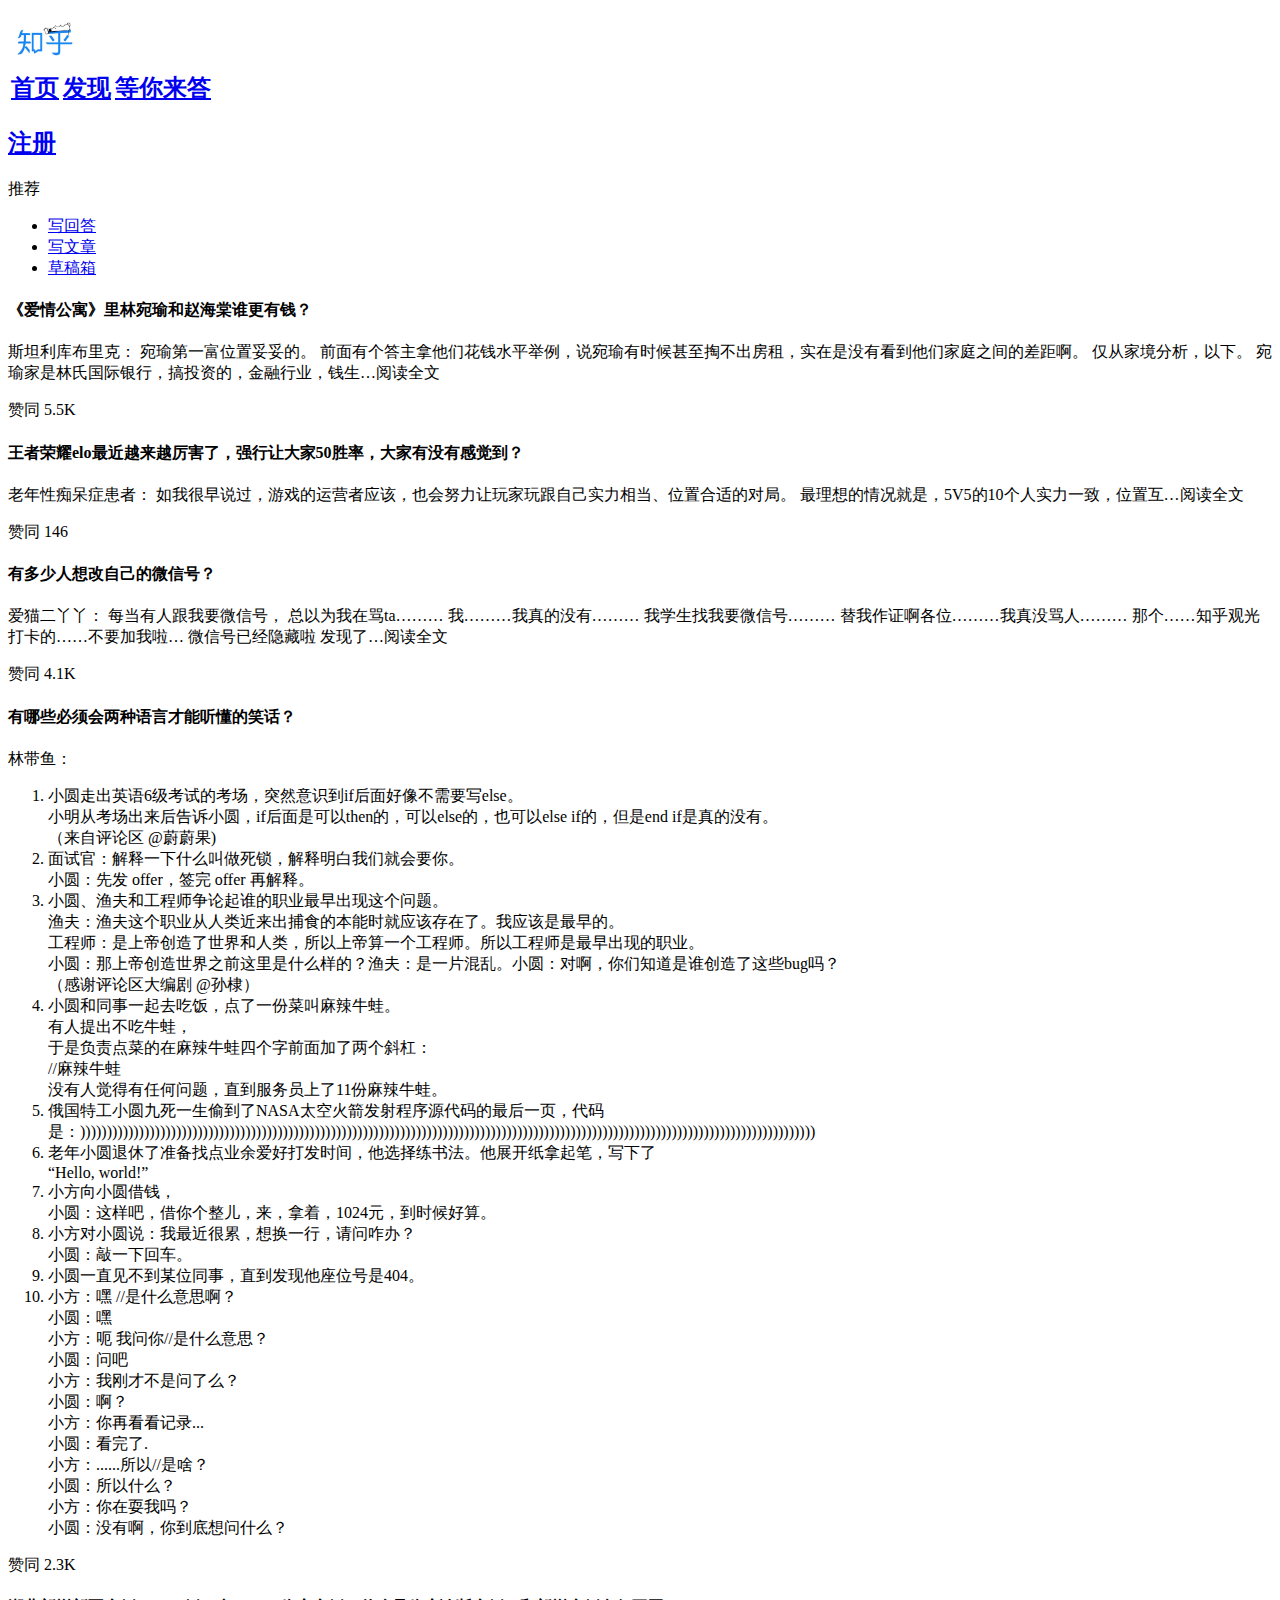
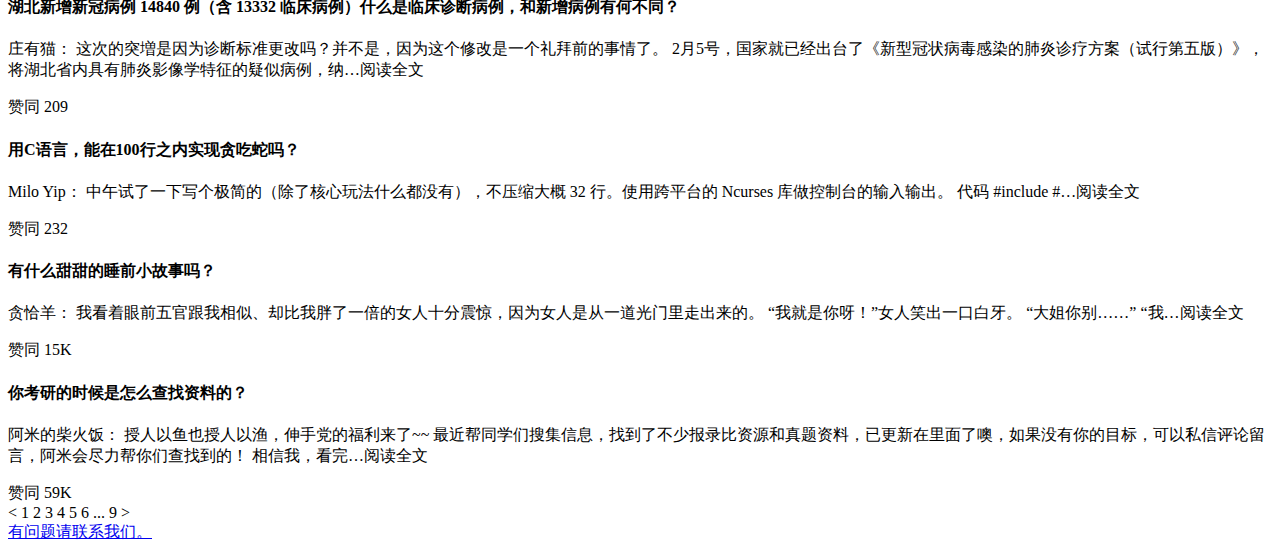
<file: lab2/index.html>
<!DOCTYPE html>
<html lang="zh">
<head>
    <meta charset="UTF-8">
    <meta name="viewport" content="width=device-width, initial-scale=1.0">
   <!--用户进行缩放 -->
    <title>知乎</title>

</head>



<body>
<header>
    <nav>
        <h2><a href="https://www.zhihu.com/">
            <img src="./images/zhihu_logo.jpeg" width="70" height="43">
        </a>
        <div id="nav1_1">
            <table>
                <tr>
                    <th> <a href="https://www.zhihu.com/">首页</a></th>
                    <th>    <a href="https://www.zhihu.com/">发现</a> </th>
                    <th> <a href="https://www.zhihu.com/">等你来答</a></th>
                </tr>
            </table>
            </div>
        </h2>

    <div id="nav1_2">
        <h2><a href="./register.html">注册</a></h2>
    </div>
    </nav>
</header>



<div>

    <div>推荐</div>

    <aside>
        <div>
            <ul>
                <li><a href="https://www.zhihu.com/creator/featured-question/knowledge-plan">写回答</a></li>
                <li><a href="https://zhuanlan.zhihu.com/write">写文章</a></li>
                <li><a href="https://www.zhihu.com/draft?type=answer">草稿箱</a></li>
        </div>
    </aside>

    <section>
        <article>


                <h4>《爱情公寓》里林宛瑜和赵海棠谁更有钱？</h4>
            <p>
            斯坦利库布里克： 宛瑜第一富位置妥妥的。 前面有个答主拿他们花钱水平举例，说宛瑜有时候甚至掏不出房租，实在是没有看到他们家庭之间的差距啊。 仅从家境分析，以下。 宛瑜家是林氏国际银行，搞投资的，金融行业，钱生…阅读全文​
            </p>

                <div>
                    赞同 5.5K​
                </div>


            </article>

        <article>
                <h4>王者荣耀elo最近越来越厉害了，强行让大家50胜率，大家有没有感觉到？</h4>
            <p>
                老年性痴呆症患者： 如我很早说过，游戏的运营者应该，也会努力让玩家玩跟自己实力相当、位置合适的对局。 最理想的情况就是，5V5的10个人实力一致，位置互…阅读全文​
                ​
            </p>

              <div>
                  赞同 146​
            </div>

        </article>

        <article>
            <h4>有多少人想改自己的微信号？</h4>
            <p>
                爱猫二丫丫： 每当有人跟我要微信号， 总以为我在骂ta……… 我………我真的没有……… 我学生找我要微信号……… 替我作证啊各位………我真没骂人……… 那个……知乎观光打卡的……不要加我啦… 微信号已经隐藏啦 发现了…阅读全文​
                ​
            </p>
            <div>
                赞同 4.1K​
            </div>

        </article>

        <article>
            <h4>有哪些必须会两种语言才能听懂的笑话？</h4>
            <p>
                林带鱼：
            <ol>
                <li>
                    小圆走出英语6级考试的考场，突然意识到if后面好像不需要写else。<br>
                小明从考场出来后告诉小圆，if后面是可以then的，可以else的，也可以else if的，但是end if是真的没有。<br>
                （来自评论区 @蔚蔚果)
                </li>
                <li>
                    面试官：解释一下什么叫做死锁，解释明白我们就会要你。<br>
                小圆：先发 offer，签完 offer 再解释。<br>
                </li>
                <li>小圆、渔夫和工程师争论起谁的职业最早出现这个问题。<br>
                渔夫：渔夫这个职业从人类近来出捕食的本能时就应该存在了。我应该是最早的。<br>
                工程师：是上帝创造了世界和人类，所以上帝算一个工程师。所以工程师是最早出现的职业。<br>
                小圆：那上帝创造世界之前这里是什么样的？渔夫：是一片混乱。小圆：对啊，你们知道是谁创造了这些bug吗？<br>
                （感谢评论区大编剧 @孙棣）<br>
                </li>
                <li>小圆和同事一起去吃饭，点了一份菜叫麻辣牛蛙。<br>
                有人提出不吃牛蛙，<br>
                于是负责点菜的在麻辣牛蛙四个字前面加了两个斜杠：<br>
                //麻辣牛蛙<br>
                没有人觉得有任何问题，直到服务员上了11份麻辣牛蛙。<br>
                </li>
                <li>
                    俄国特工小圆九死一生偷到了NASA太空火箭发射程序源代码的最后一页，代码是：))))))))))))))))))))))))))))))))))))))))))))))))))))))))))))))))))))))))))))))))))))))))))))))))))))))))))))))))))))))))))))))))))))))))))

                </li>
                <li>
                    老年小圆退休了准备找点业余爱好打发时间，他选择练书法。他展开纸拿起笔，写下了<br>
                “Hello, world!”
                </li>
                <li>小方向小圆借钱，<br>
                小圆：这样吧，借你个整儿，来，拿着，1024元，到时候好算。<br>
                <li>小方对小圆说：我最近很累，想换一行，请问咋办？<br>
                小圆：敲一下回车。
                </li>
                <li>小圆一直见不到某位同事，直到发现他座位号是404。<br>
                </li>
                <li>小方：嘿 //是什么意思啊？<br>
                小圆：嘿<br>
                小方：呃 我问你//是什么意思？<br>
                小圆：问吧<br>
                小方：我刚才不是问了么？<br>
                小圆：啊？<br>
                小方：你再看看记录...<br>
                小圆：看完了.<br>
                小方：......所以//是啥？<br>
                小圆：所以什么？<br>
                小方：你在耍我吗？<br>
                小圆：没有啊，你到底想问什么？<br>
                </li>
        </ol>
            </p>
            <div>
                ​赞同 2.3K​
            </div>

        </article>

        <article>
            <h4>湖北新增新冠病例 14840 例（含 13332 临床病例）什么是临床诊断病例，和新增病例有何不同？</h4>
            <p>
                庄有猫： 这次的突増是因为诊断标准更改吗？并不是，因为这个修改是一个礼拜前的事情了。 2月5号，国家就已经出台了《新型冠状病毒感染的肺炎诊疗方案（试行第五版）》，将湖北省内具有肺炎影像学特征的疑似病例，纳…阅读全文​

            </p>

            <div>​赞同 209​</div>
        </article>

        <article>
            <h4>用C语言，能在100行之内实现贪吃蛇吗？</h4>
            <p>
                Milo Yip： 中午试了一下写个极简的（除了核心玩法什么都没有），不压缩大概 32 行。使用跨平台的 Ncurses 库做控制台的输入输出。 代码 #include <curses.h> #…阅读全文​
                ​
            </p>
            <div>赞同 232 </div>
        </article>

        <article>
            <h4>有什么甜甜的睡前小故事吗？</h4>
            <p>
                贪恰羊： 我看着眼前五官跟我相似、却比我胖了一倍的女人十分震惊，因为女人是从一道光门里走出来的。 “我就是你呀！”女人笑出一口白牙。 “大姐你别……” “我…阅读全文​

            </p>
            <div>​赞同 15K</div>
        </article>

        <article>
            <h4>你考研的时候是怎么查找资料的？</h4>
            <p>
                阿米的柴火饭： 授人以鱼也授人以渔，伸手党的福利来了~~ 最近帮同学们搜集信息，找到了不少报录比资源和真题资料，已更新在里面了噢，如果没有你的目标，可以私信评论留言，阿米会尽力帮你们查找到的！ 相信我，看完…阅读全文​

            </p>
            <div>​赞同 59K</div>
        </article>







        < <span>1</span> 2 3 4 5 6 ... 9 >
    </section>

    <footer>
        <a href="https://www.zhihu.com/contact">有问题请联系我们。</a>
    </footer>


</div>
</body>
</html>
</file>
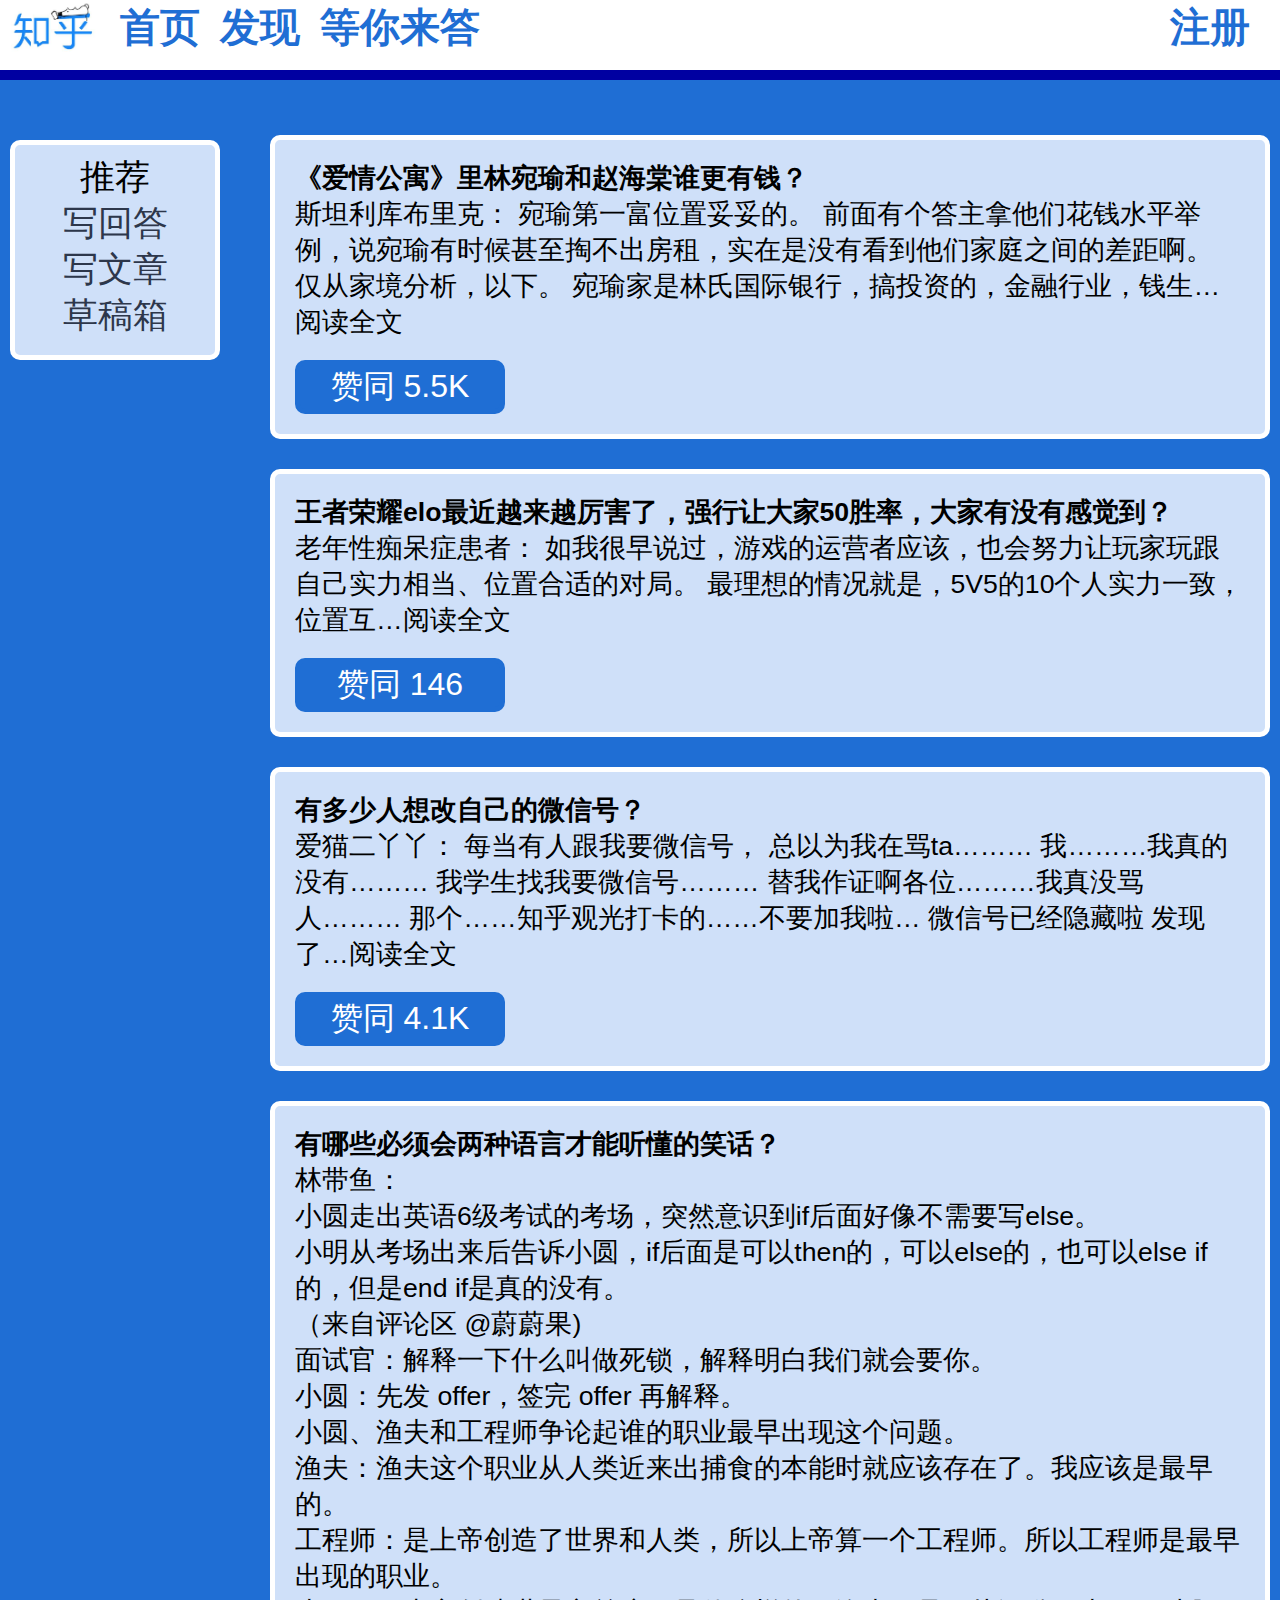
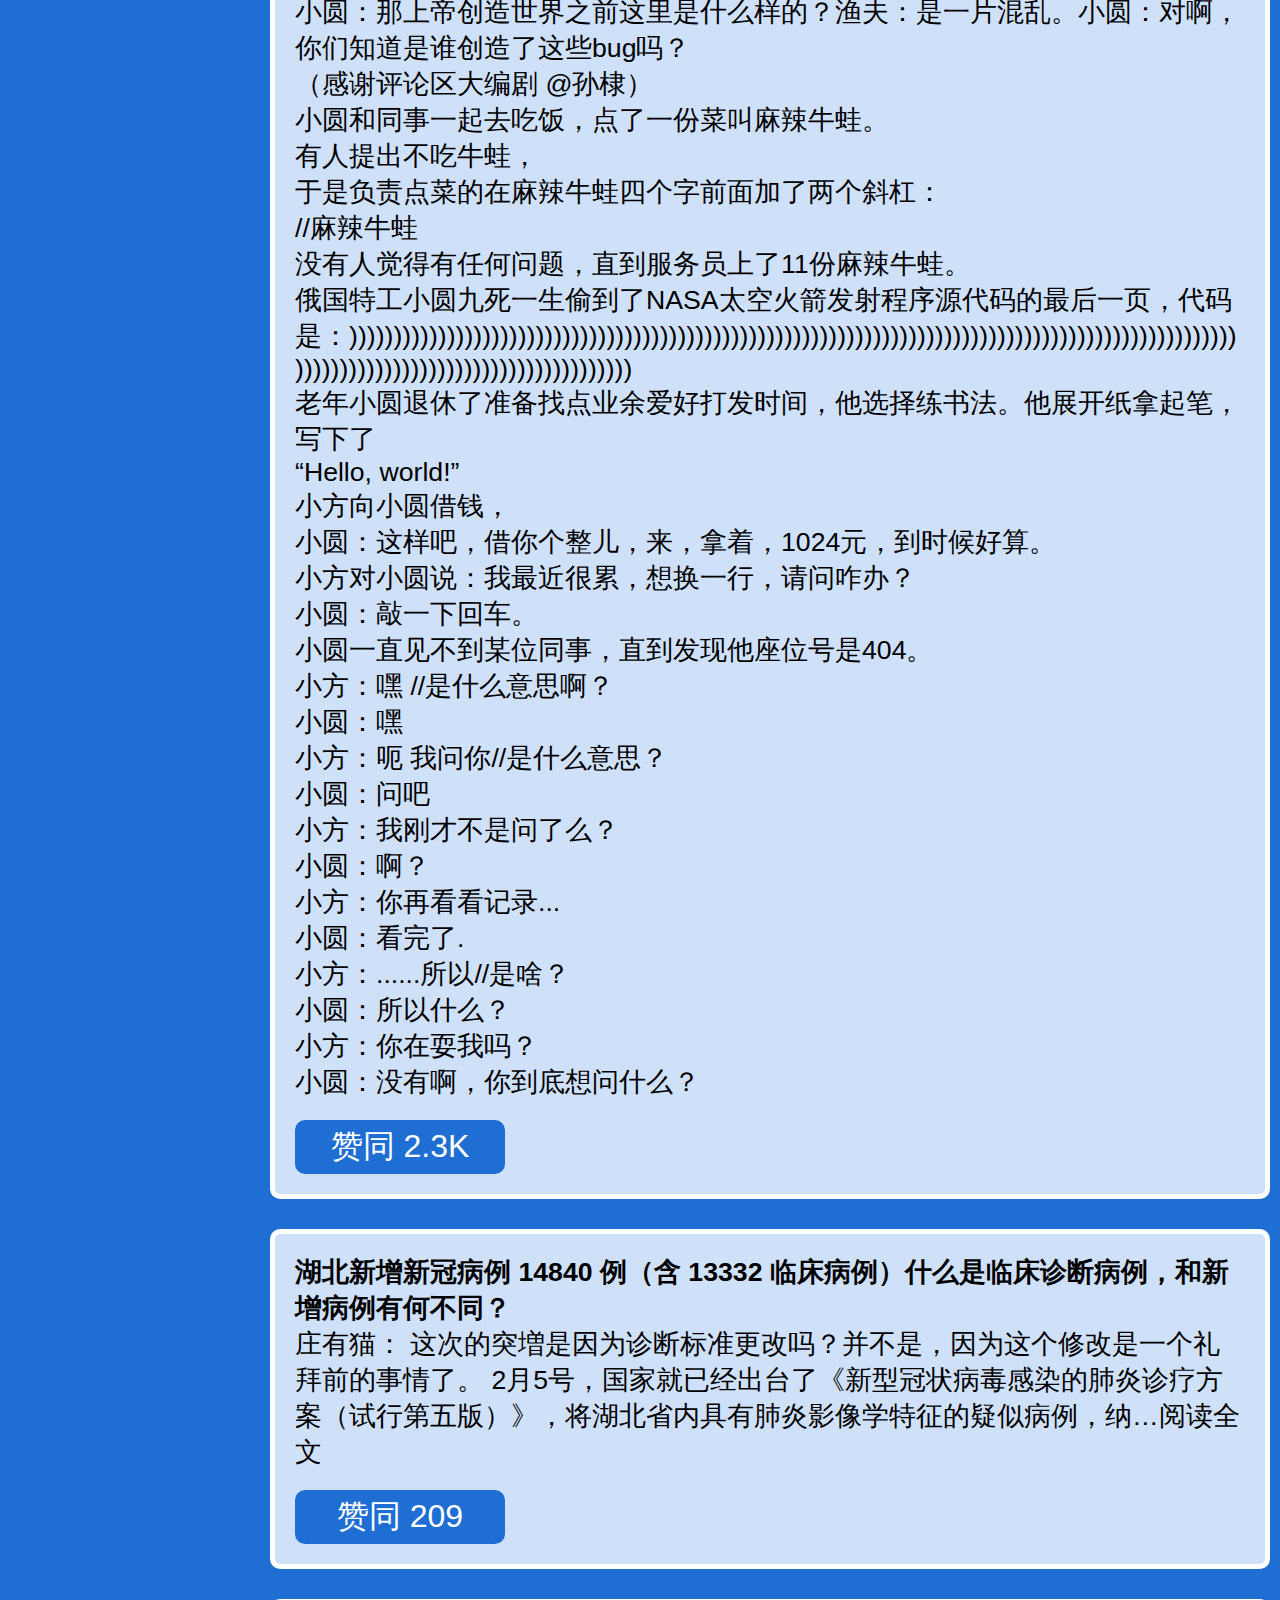
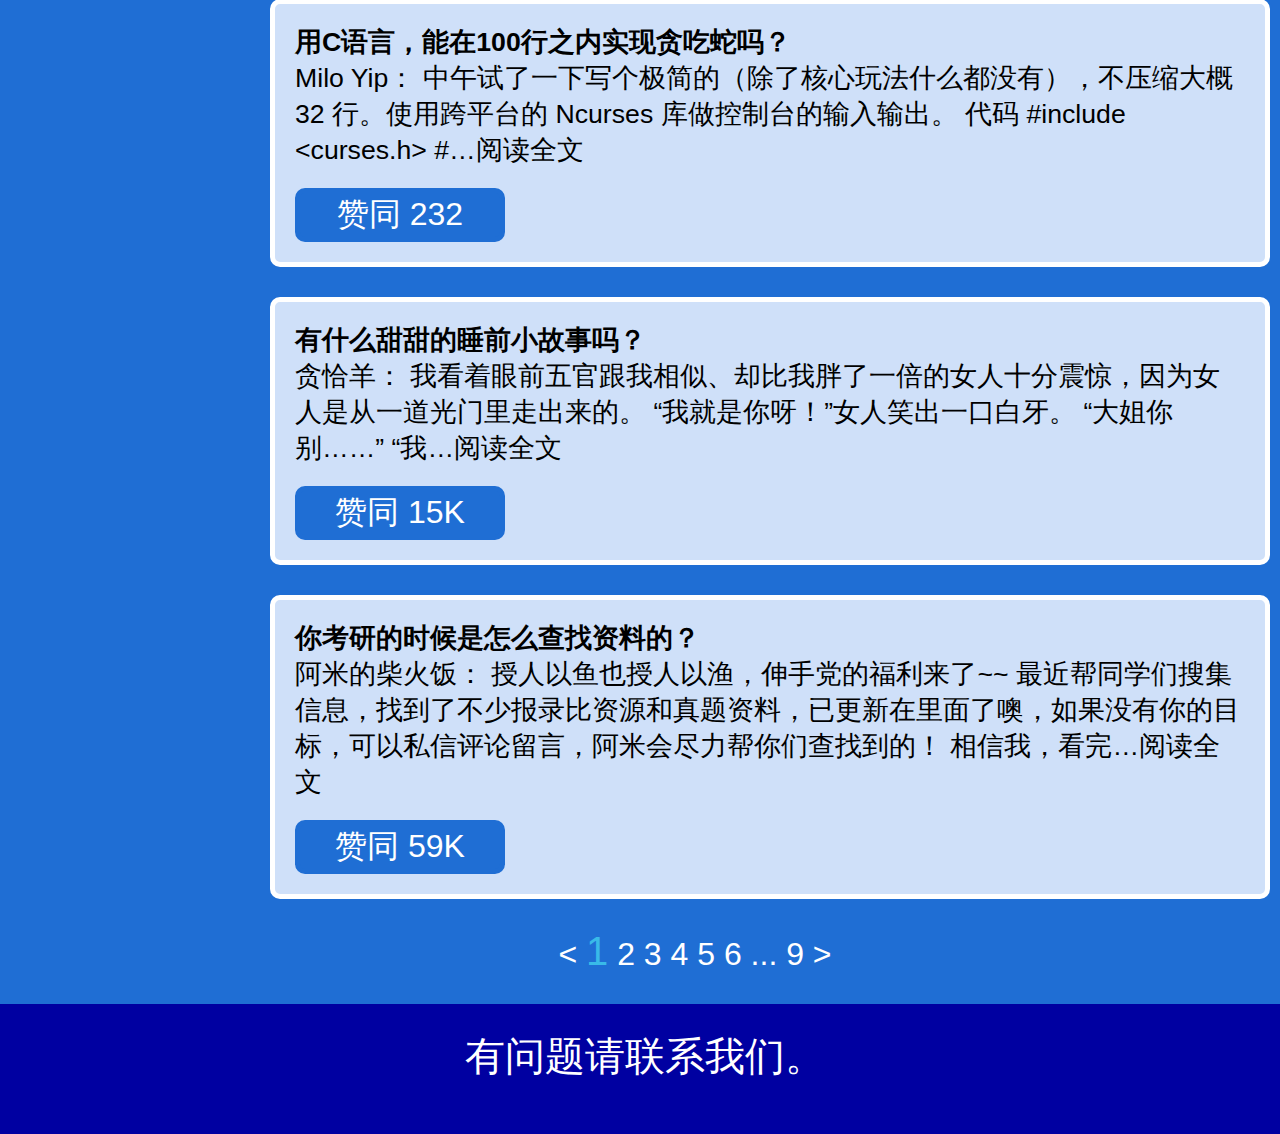
<file: lab3/index.html>
<!DOCTYPE html>
<html lang="zh">
<head>
    <meta charset="UTF-8">
    <meta name="viewport" content="width=device-width, initial-scale=1.0">
   <!--用户进行缩放 -->
    <title>知乎</title>
    <link href="css/reset.css" rel="stylesheet" type="text/css">
    <link href="css/index.css" rel="stylesheet" type="text/css">
</head>



<body>
<header>
    <nav>
        <h2><a href="https://www.zhihu.com/">
            <img src="./images/zhihu_logo.jpeg" width="70" height="43">
        </a>
        <div id="nav1_1">
            <table>
                <tr>
                    <th> <a href="https://www.zhihu.com/">首页</a></th>
                    <th>    <a href="https://www.zhihu.com/">发现</a> </th>
                    <th> <a href="https://www.zhihu.com/">等你来答</a></th>
                </tr>
            </table>
            </div>
        </h2>

    <div id="nav1_2">
        <h2><a href="./register.html">注册</a></h2>
    </div>
    </nav>
</header>



<div id="main">

    <div id="sidebar">
    <div>推荐</div>

    <aside>
        <div>
            <ul>
                <li><a href="https://www.zhihu.com/creator/featured-question/knowledge-plan">写回答</a></li>
                <li><a href="https://zhuanlan.zhihu.com/write">写文章</a></li>
                <li><a href="https://www.zhihu.com/draft?type=answer">草稿箱</a></li>
            </ul>
        </div>
    </aside>
    </div>



    <section>
        <article>


                <h4>《爱情公寓》里林宛瑜和赵海棠谁更有钱？</h4>
            <p>
            斯坦利库布里克： 宛瑜第一富位置妥妥的。 前面有个答主拿他们花钱水平举例，说宛瑜有时候甚至掏不出房租，实在是没有看到他们家庭之间的差距啊。 仅从家境分析，以下。 宛瑜家是林氏国际银行，搞投资的，金融行业，钱生…阅读全文​
            </p>

                <div>
                    赞同 5.5K​
                </div>


            </article>

        <article>
                <h4>王者荣耀elo最近越来越厉害了，强行让大家50胜率，大家有没有感觉到？</h4>
            <p>
                老年性痴呆症患者： 如我很早说过，游戏的运营者应该，也会努力让玩家玩跟自己实力相当、位置合适的对局。 最理想的情况就是，5V5的10个人实力一致，位置互…阅读全文​
                ​
            </p>

              <div>
                  赞同 146​
            </div>

        </article>

        <article>
            <h4>有多少人想改自己的微信号？</h4>
            <p>
                爱猫二丫丫： 每当有人跟我要微信号， 总以为我在骂ta……… 我………我真的没有……… 我学生找我要微信号……… 替我作证啊各位………我真没骂人……… 那个……知乎观光打卡的……不要加我啦… 微信号已经隐藏啦 发现了…阅读全文​
                ​
            </p>
            <div>
                赞同 4.1K​
            </div>

        </article>

        <article>
            <h4>有哪些必须会两种语言才能听懂的笑话？</h4>
            <p>
                林带鱼：
            <ol>
                <li>
                    小圆走出英语6级考试的考场，突然意识到if后面好像不需要写else。<br>
                小明从考场出来后告诉小圆，if后面是可以then的，可以else的，也可以else if的，但是end if是真的没有。<br>
                （来自评论区 @蔚蔚果)
                </li>
                <li>
                    面试官：解释一下什么叫做死锁，解释明白我们就会要你。<br>
                小圆：先发 offer，签完 offer 再解释。<br>
                </li>
                <li>小圆、渔夫和工程师争论起谁的职业最早出现这个问题。<br>
                渔夫：渔夫这个职业从人类近来出捕食的本能时就应该存在了。我应该是最早的。<br>
                工程师：是上帝创造了世界和人类，所以上帝算一个工程师。所以工程师是最早出现的职业。<br>
                小圆：那上帝创造世界之前这里是什么样的？渔夫：是一片混乱。小圆：对啊，你们知道是谁创造了这些bug吗？<br>
                （感谢评论区大编剧 @孙棣）<br>
                </li>
                <li>小圆和同事一起去吃饭，点了一份菜叫麻辣牛蛙。<br>
                有人提出不吃牛蛙，<br>
                于是负责点菜的在麻辣牛蛙四个字前面加了两个斜杠：<br>
                //麻辣牛蛙<br>
                没有人觉得有任何问题，直到服务员上了11份麻辣牛蛙。<br>
                </li>
                <li>
                    俄国特工小圆九死一生偷到了NASA太空火箭发射程序源代码的最后一页，代码是：))))))))))))))))))))))))))))))))))))))))))))))))))))))))))))))))))))))))))))))))))))))))))))))))))))))))))))))))))))))))))))))))))))))))))

                </li>
                <li>
                    老年小圆退休了准备找点业余爱好打发时间，他选择练书法。他展开纸拿起笔，写下了<br>
                “Hello, world!”
                </li>
                <li>小方向小圆借钱，<br>
                小圆：这样吧，借你个整儿，来，拿着，1024元，到时候好算。<br>
                <li>小方对小圆说：我最近很累，想换一行，请问咋办？<br>
                小圆：敲一下回车。
                </li>
                <li>小圆一直见不到某位同事，直到发现他座位号是404。<br>
                </li>
                <li>小方：嘿 //是什么意思啊？<br>
                小圆：嘿<br>
                小方：呃 我问你//是什么意思？<br>
                小圆：问吧<br>
                小方：我刚才不是问了么？<br>
                小圆：啊？<br>
                小方：你再看看记录...<br>
                小圆：看完了.<br>
                小方：......所以//是啥？<br>
                小圆：所以什么？<br>
                小方：你在耍我吗？<br>
                小圆：没有啊，你到底想问什么？<br>
                </li>
        </ol>
            </p>
            <div>
                ​赞同 2.3K​
            </div>

        </article>

        <article>
            <h4>湖北新增新冠病例 14840 例（含 13332 临床病例）什么是临床诊断病例，和新增病例有何不同？</h4>
            <p>
                庄有猫： 这次的突増是因为诊断标准更改吗？并不是，因为这个修改是一个礼拜前的事情了。 2月5号，国家就已经出台了《新型冠状病毒感染的肺炎诊疗方案（试行第五版）》，将湖北省内具有肺炎影像学特征的疑似病例，纳…阅读全文​

            </p>

            <div>​赞同 209​</div>
        </article>

        <article>
            <h4>用C语言，能在100行之内实现贪吃蛇吗？</h4>
            <p>
                Milo Yip： 中午试了一下写个极简的（除了核心玩法什么都没有），不压缩大概 32 行。使用跨平台的 Ncurses 库做控制台的输入输出。 代码 #include &ltcurses.h&gt #…阅读全文​
                ​
            </p>
            <div>赞同 232 </div>
        </article>

        <article>
            <h4>有什么甜甜的睡前小故事吗？</h4>
            <p>
                贪恰羊： 我看着眼前五官跟我相似、却比我胖了一倍的女人十分震惊，因为女人是从一道光门里走出来的。 “我就是你呀！”女人笑出一口白牙。 “大姐你别……” “我…阅读全文​

            </p>
            <div>​赞同 15K</div>
        </article>

        <article>
            <h4>你考研的时候是怎么查找资料的？</h4>
            <p>
                阿米的柴火饭： 授人以鱼也授人以渔，伸手党的福利来了~~ 最近帮同学们搜集信息，找到了不少报录比资源和真题资料，已更新在里面了噢，如果没有你的目标，可以私信评论留言，阿米会尽力帮你们查找到的！ 相信我，看完…阅读全文​

            </p>
            <div>​赞同 59K</div>
        </article>







       <div  class="page"> < <span>1</span> 2 3 4 5 6 ... 9 > </div>
    </section>

    <footer>
        <a href="https://www.zhihu.com/contact">有问题请联系我们。</a>
    </footer>


</div>
</body>
</html>
</file>
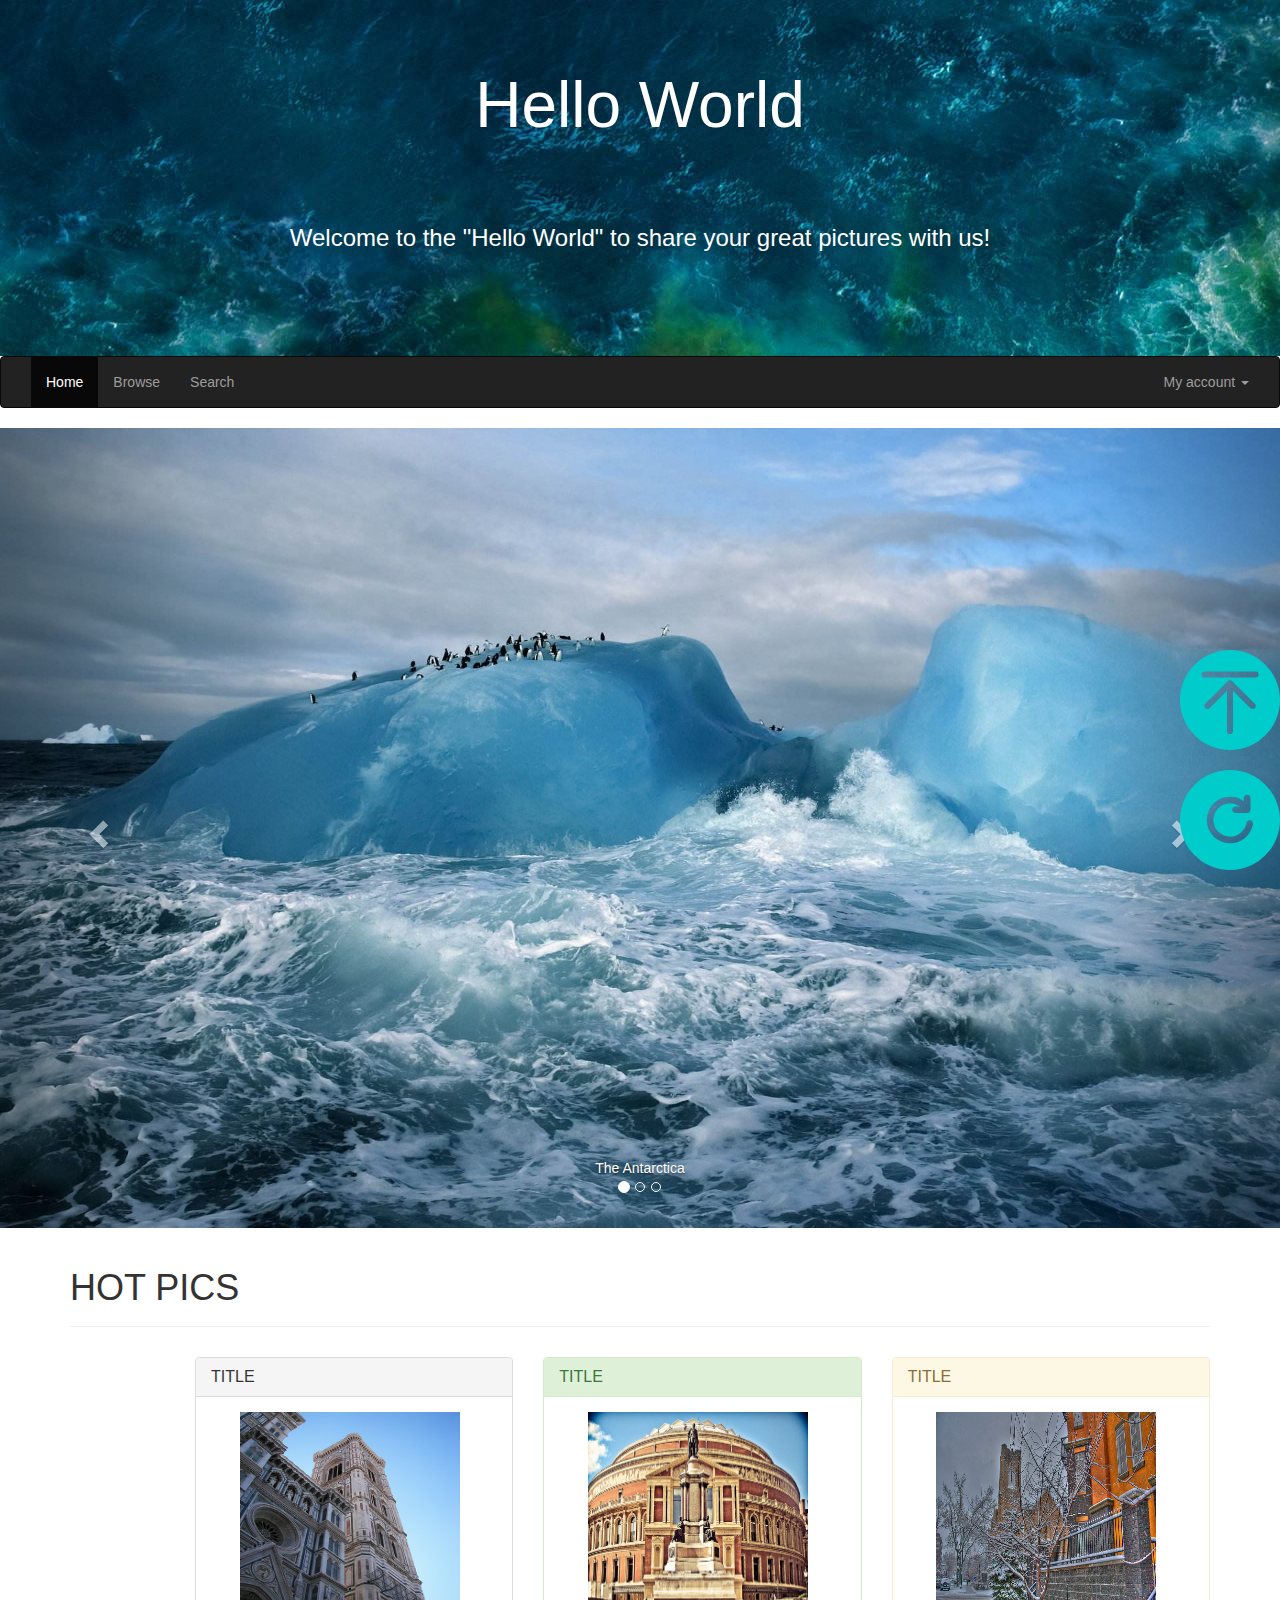
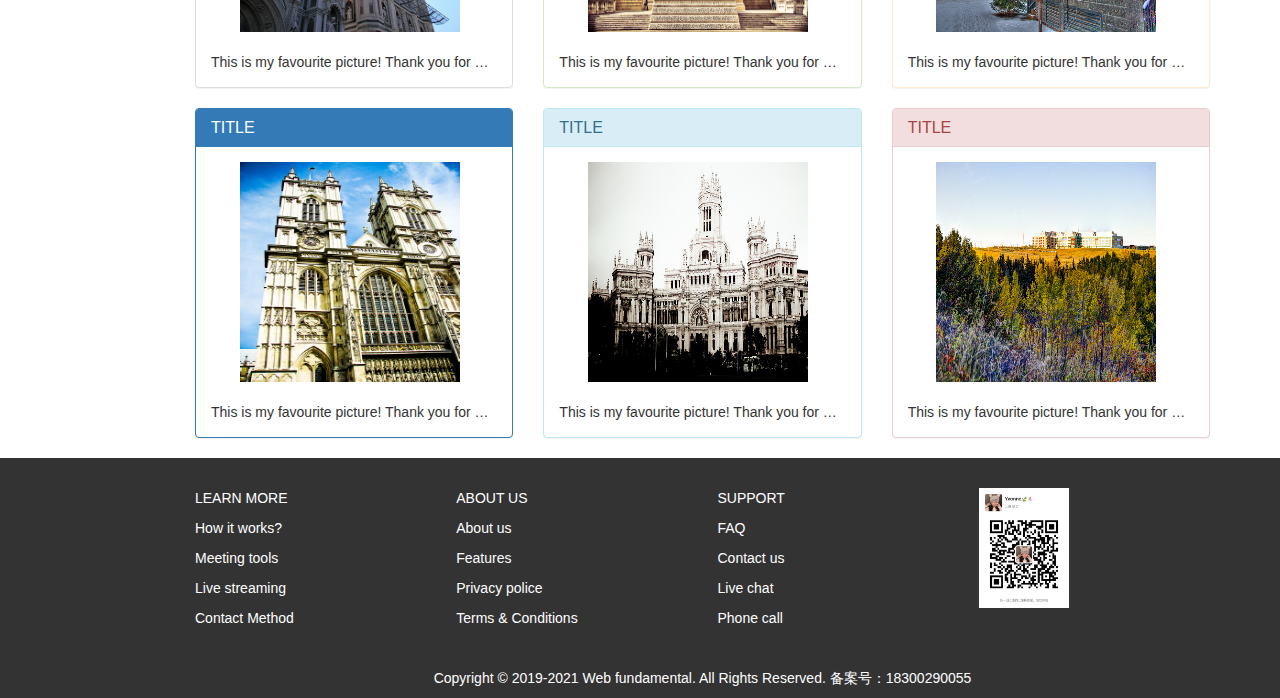
<file: lab4/index.html>
<!DOCTYPE html>
<html lang="en">
<head>
    <meta charset="UTF-8">
    <meta name="viewport" content="width=device-width, initial-scale=1.0">
    <link rel="stylesheet" href="font-awesome-4.7.0/css/font-awesome.min.css">
    <link href="bootstrap-3.3.7-dist/css/bootstrap.css" rel="stylesheet">
    <link href="index.css" rel="stylesheet">
    <script src="https://apps.bdimg.com/libs/jquery/2.1.4/jquery.min.js"></script>
    <script src="bootstrap-3.3.7-dist/js/bootstrap.min.js"></script>
    <title>Index</title>
</head>
<body>

<header>
    <div>

        <div id="title">Hello World</div>

        <div id="titlebottom">

            Welcome to the "Hello World" to share your great pictures with us!


        </div>

    </div>
</header>

    <nav class="navbar navbar-inverse">
        <div class="container-fluid">
          <!-- Brand and toggle get grouped for better mobile display -->
          <div class="navbar-header">
            <button type="button" class="navbar-toggle collapsed" data-toggle="collapse" data-target="#bs-example-navbar-collapse-1" aria-expanded="false">
              <span class="sr-only">Toggle navigation</span>
              <span class="icon-bar"></span>
              <span class="icon-bar"></span>
              <span class="icon-bar"></span>
            </button>
          </div>
      
          <!-- Collect the nav links, forms, and other content for toggling -->
          <div class="collapse navbar-collapse" id="bs-example-navbar-collapse-1">
            <ul class="nav navbar-nav">
              <li class="active"><a href="index.html">Home <span class="sr-only">(current)</span></a></li>
              <li><a href="#">Browse</a></li>
              <li><a href="#">Search</a></li>
            </ul>
            <ul class="nav navbar-nav nav-pills navbar-right">
              <li role="presentation" class="dropdown">
                <a class="dropdown-toggle" data-toggle="dropdown" href="#" role="button" aria-haspopup="true" aria-expanded="true">My account <span class="caret"></span></a>
                <ul class="dropdown-menu">
                    <li><a href="#"><i class="fa fa-upload"></i> Upload</a></li>
                    <li><a href="#"><i class="fa fa-photo"></i> My Photo</a></li>
                    <li><a href="#"><i class="fa fa-heart"></i> My Favorite</a></li>
                    <li><a href="#"><i class="fa fa-sign-in"></i> Log In</a></li>
                </ul>
              </li>
            </ul>
          </div><!-- /.navbar-collapse -->
        </div><!-- /.container-fluid -->
      </nav>

    <a href="#title" class="back-to-top" width="30px" height="30px" style="position:fixed;right:0;bottom:150px;z-index: 9999;" >
      <img id="backtotop" src="img/回到顶部.png"/>
    </a>
    <a href="#" width="30px" height="30px;" style="position:fixed;right:0;bottom:30px;z-index: 9999;" onclick="alert('已刷新图片素材')">
    <img id="refresh" src="img/刷新.png"/>
    </a>



<div id="carousel-example-generic" class="carousel slide" data-ride="carousel">
    <!-- Indicators -->
    <ol class="carousel-indicators">
        <li data-target="#carousel-example-generic" data-slide-to="0" class="active"></li>
        <li data-target="#carousel-example-generic" data-slide-to="1"></li>
        <li data-target="#carousel-example-generic" data-slide-to="2"></li>
    </ol>
      
        <!-- Wrapper for slides -->
        <div class="carousel-inner" role="listbox">
          <div class="item active">
            <img src="img/头图.jpg" alt="...">
            <div class="carousel-caption">
              The Antarctica
            </div>
          </div>
          <div class="item">
            <img src="img/sea.jpg" alt="...">
            <div class="carousel-caption">
              Sea Scene
            </div>
          </div>
          <div class="item">
            <img src="img/sky.jpg" alt="...">
            <div class="carousel-caption">
              Sky Scene
            </div>
          </div>
        </div>
      
        <!-- Controls -->
        <a class="left carousel-control" href="#carousel-example-generic" role="button" data-slide="prev">
          <span class="glyphicon glyphicon-chevron-left" aria-hidden="true"></span>
          <span class="sr-only">Previous</span>
        </a>
        <a class="right carousel-control" href="#carousel-example-generic" role="button" data-slide="next">
          <span class="glyphicon glyphicon-chevron-right" aria-hidden="true"></span>
          <span class="sr-only">Next</span>
        </a>
</div>


<div class="container">
    <div class="page-header">
        <h1>HOT PICS</h1>
    </div>

    <div class="row">
        <div class="col-sm-4">
        <div class="panel panel-default">
            <div class="panel-heading">
                <h3 class="panel-title">TITLE</h3>
            </div>
            <div class="panel-body">
                <a href="#"><img class="pic1" src="img\travel-images\normal/medium/222222.jpg" width="220px" height="220px;" style="margin-left:10%"/></a>
                <br>
                <br>
                <div style="overflow: hidden;text-overflow: ellipsis;white-space: nowrap;"> This is my favourite picture! Thank you for watching!</div>

            </div>
        </div>
        <div class="panel panel-primary">
            <div class="panel-heading">
                <h3 class="panel-title">TITLE</h3>
            </div>
            <div class="panel-body">
                <a href="#"><img class="pic1" src="img\travel-images\normal/medium/5855191275.jpg" width="220px" height="220px;" style="margin-left:10%"/></a>
                <br>
                <br>
                <div style="overflow: hidden;text-overflow: ellipsis;white-space: nowrap;"> This is my favourite picture! Thank you for watching!</div>

            </div>
        </div>
    </div><!-- /.col-sm-4 -->
    <div class="col-sm-4">
        <div class="panel panel-success">
            <div class="panel-heading">
                <h3 class="panel-title">TITLE</h3>
            </div>
            <div class="panel-body">
                <a href="#"><img class="pic1" src="img\travel-images\normal/medium/5855174537.jpg" width="220px" height="220px;" style="margin-left:10%"/></a>
                <br>
                <br>
                <div style="overflow: hidden;text-overflow: ellipsis;white-space: nowrap;"> This is my favourite picture! Thank you for watching!</div>

            </div>
        </div>
        <div class="panel panel-info">
            <div class="panel-heading">
                <h3 class="panel-title">TITLE</h3>
            </div>
            <div class="panel-body">
                <a href="#"><img class="pic1" src="img\travel-images\normal/medium/5855209453.jpg" width="220px" height="220px;" style="margin-left:10%"/></a>
                <br>
                <br>
                <div style="overflow: hidden;text-overflow: ellipsis;white-space: nowrap;"> This is my favourite picture! Thank you for watching!</div>

            </div>
        </div>
    </div><!-- /.col-sm-4 -->
    <div class="col-sm-4">
        <div class="panel panel-warning">
            <div class="panel-heading">
                <h3 class="panel-title">TITLE</h3>
            </div>
            <div class="panel-body">
                <a href="#"><img class="pic1" src="img\travel-images\normal/medium/6592317633.jpg" width="220px" height="220px;" style="margin-left:10%"/></a>
                <br>
                <br>
                <div style="overflow: hidden;text-overflow: ellipsis;white-space: nowrap;"> This is my favourite picture! Thank you for watching!</div>

            </div>
        </div>
        <div class="panel panel-danger">
            <div class="panel-heading">
                <h3 class="panel-title">TITLE</h3>
            </div>
            <div class="panel-body">
                <a href="#"><img class="pic1" src="img\travel-images\normal/medium/6592902825.jpg" width="220px" height="220px;" style="margin-left:10%"/></a>
                <br>
                <br>
                <div style="overflow: hidden;text-overflow: ellipsis;white-space: nowrap;"> This is my favourite picture! Thank you for watching!</div>

            </div>
        </div>
    </div><!-- /.col-sm-4 -->
</div>

</div>



    <footer>
        <div class="container">
           <div class="row">
              <div class="col-md-3">
                  <p><a>LEARN MORE</a></p>

                  <p><a>How it works?</a></p>

                  <p><a>Meeting tools</a></p>

                  <p><a>Live streaming</a></p>

                  <p><a>Contact Method</a></p>
              </div>
              <div class="col-md-3">
                  <p><a>ABOUT US</a></p>

                  <P><a>About us</a></P>

                  <p><a>Features</a></p>

                  <p><a>Privacy police</a></p>

                  <p><a>Terms & Conditions</a></p>
              </div>
              <div class="col-md-3">
                 <div>
                     <p><a>SUPPORT</a></p>

                     <p><a>FAQ</a></p>

                     <p><a>Contact us</a></p>

                     <p><a>Live chat</a></p>

                     <p><a>Phone call</a></p>
                </div>

                 </div>  
                  
              <div class="col-md-3">
                  <img id="icon" src="img/二维码.jpg" width="90px;"/>
              </div>
            </div> 
           </div>
        </div>
        
        <div id="copyrightRow">
           <div class="container">
              <div class="row">
                <p class="copyright">Copyright © 2019-2021 Web fundamental. All Rights Reserved. 备案号：18300290055</p>
              </div>
           </div>
        </div>
     </footer>

</body>
</html>
</file>
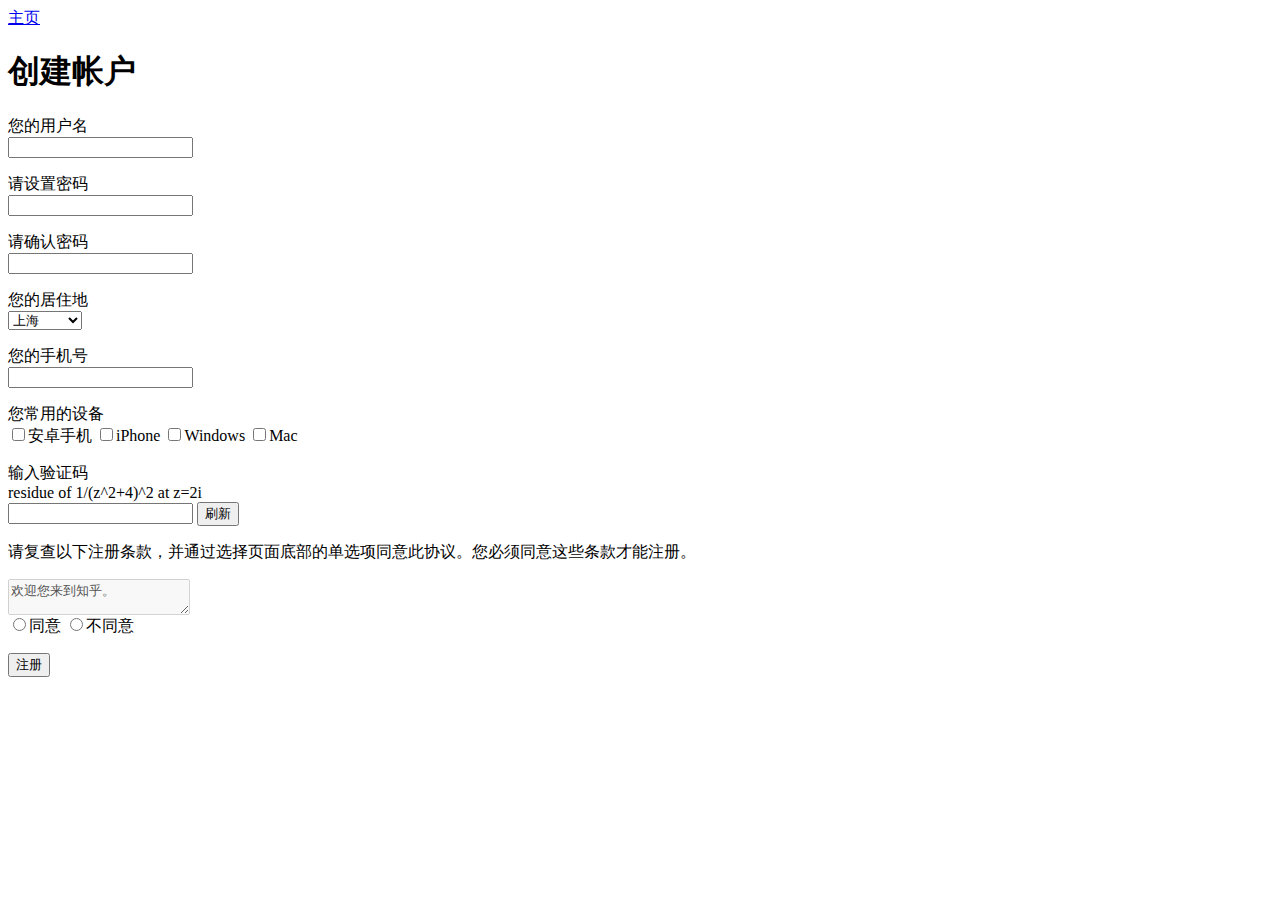
<file: lab2/register.html>
<html>
<head>
    <meta charset="utf8">
    <title>Register</title>
</head>
<body>
<header>
    <nav><a href="./index.html">主页</a></nav>
</header>
<h1>创建帐户</h1>
<section>
<form action="#" method="POST">
    <!--
    <p>
        您当前的电子邮件地址<br>
        <input type="email" name="email" pattern="^([^\x00-\x20\x22\x28\x29\x2c\x2e\x3a-\x3c\x3e\x40\x5b-\x5d\x7f-\xff]+|\x22([^\x0d\x22\x5c\x80-\xff]|\x5c[\x00-\x7f])*\x22)(\x2e([^\x00-\x20\x22\x28\x29\x2c\x2e\x3a-\x3c\x3e\x40\x5b-\x5d\x7f-\xff]+|\x22([^\x0d\x22\x5c\x80-\xff]|\x5c[\x00-\x7f])*\x22))*\x40([^\x00-\x20\x22\x28\x29\x2c\x2e\x3a-\x3c\x3e\x40\x5b-\x5d\x7f-\xff]+|\x5b([^\x0d\x5b-\x5d\x80-\xff]|\x5c[\x00-\x7f])*\x5d)(\x2e([^\x00-\x20\x22\x28\x29\x2c\x2e\x3a-\x3c\x3e\x40\x5b-\x5d\x7f-\xff]+|\x5b([^\x0d\x5b-\x5d\x80-\xff]|\x5c[\x00-\x7f])*\x5d))*(\.\w{2,})+$" required>
    </p>
    -->
    <p>
        您的用户名<br>
        <input type="text" name="id" pattern="^[a-zA-Z0-9_]+$" required>
    </p>

    <p>
        请设置密码<br>
        <input type="password" name="password" pattern="^([0-9a-zA-Z]){9,32}" required>   <!--设置8-32位-->
    </p>
    <p>
        请确认密码<br>
        <input type="password" name="repassword" pattern="^([0-9a-zA-Z]){9,32}" required>
    </p>
    <p>
        您的居住地<br>
        <select name="area" required>
            <option value="beijing">北京</option>
            <option value="shanghai" selected>上海</option>
            <option value="tianjin">天津</option>
            <option value="chongqing">重庆</option>
            <option value="jiangsu">江苏</option>
            <option value="zhejiang">浙江</option>
            <option value="others">其他地方</option>
        </select>
    </p>
    <p>
        您的手机号<br>
        <input type="tel" name="tel#" pattern="^1\d{10}$" required>
    </p>
    <p>
        您常用的设备<br>
        <input type="checkbox" name="android" value="android">安卓手机
        <input type="checkbox" name="iphone" value="iphone">iPhone
        <input type="checkbox" name="windows" value="windows">Windows
        <input type="checkbox" name="mac" value="mac">Mac
    </p>

    <p>
        输入验证码<br>
        residue of 1/(z^2+4)^2 at z=2i<br>
        <input type="text" name="captcha" required>
        <input type="button" value="刷新">
    </p>
    <p>
        请复查以下注册条款，并通过选择页面底部的单选项同意此协议。您必须同意这些条款才能注册。
    </p>
    <textarea disabled="true">
欢迎您来到知乎。

请您仔细阅读以下条款，如果您对本协议的任何条款表示异议，您可以选择不进入知乎。当您注册成功，无论是进入知乎，还是在知乎上发布任何内容（即「内容」），均意味着您（即「用户」）完全接受本协议项下的全部条款。

使用规则
用户注册成功后，知乎将给予每个用户一个用户帐号及相应的密码，该用户帐号和密码由用户负责保管；用户应当对以其用户帐号进行的所有活动和事件负法律责任。
用户须对在知乎的注册信息的真实性、合法性、有效性承担全部责任，用户不得冒充他人；不得利用他人的名义发布任何信息；不得恶意使用注册帐号导致其他用户误认；否则知乎有权立即停止提供服务，收回其帐号并由用户独自承担由此而产生的一切法律责任。
用户直接或通过各类方式（如 RSS 源和站外 API 引用等）间接使用知乎服务和数据的行为，都将被视作已无条件接受本协议全部内容；若用户对本协议的任何条款存在异议，请停止使用知乎所提供的全部服务。
知乎是一个信息分享、传播及获取的平台，用户通过知乎发表的信息为公开的信息，其他第三方均可以通过知乎获取用户发表的信息，用户对任何信息的发表即认可该信息为公开的信息，并单独对此行为承担法律责任；任何用户不愿被其他第三人获知的信息都不应该在知乎上进行发表。
用户承诺不得以任何方式利用知乎直接或间接从事违反中国法律以及社会公德的行为，知乎有权对违反上述承诺的内容予以删除。
用户不得利用知乎服务制作、上载、复制、发布、传播或者转载如下内容：

反对宪法所确定的基本原则的；
危害国家安全，泄露国家秘密，颠覆国家政权，破坏国家统一的；
损害国家荣誉和利益的；
煽动民族仇恨、民族歧视，破坏民族团结的；
侮辱、滥用英烈形象，否定英烈事迹，美化粉饰侵略战争行为的；
破坏国家宗教政策，宣扬邪教和封建迷信的；
散布谣言，扰乱社会秩序，破坏社会稳定的；
散布淫秽、色情、赌博、暴力、凶杀、恐怖或者教唆犯罪的；
侮辱或者诽谤他人，侵害他人合法权益的；
含有法律、行政法规禁止的其他内容的信息。
所有用户同意遵守知乎社区管理规定（试行）和知乎视频服务协议（试行）。
机构用户同意遵守知乎机构号服务协议，以及知乎机构号使用规范（试行）。
知乎有权对用户使用知乎的情况进行审查和监督，如用户在使用知乎时违反任何上述规定，知乎或其授权的人有权要求用户改正或直接采取一切必要的措施（包括但不限于更改或删除用户张贴的内容、暂停或终止用户使用知乎的权利）以减轻用户不当行为造成的影响。

    </textarea>
<br>
<input type="radio" value="agree" name="agree" required>同意
<input type="radio" value="disagree" name="agree" >不同意   <!--name一样+required即可两个必选一个-->
<p>
<input type="submit" value="注册" name="register">
</p>
</form>
</section>
</body>
</html>
</file>
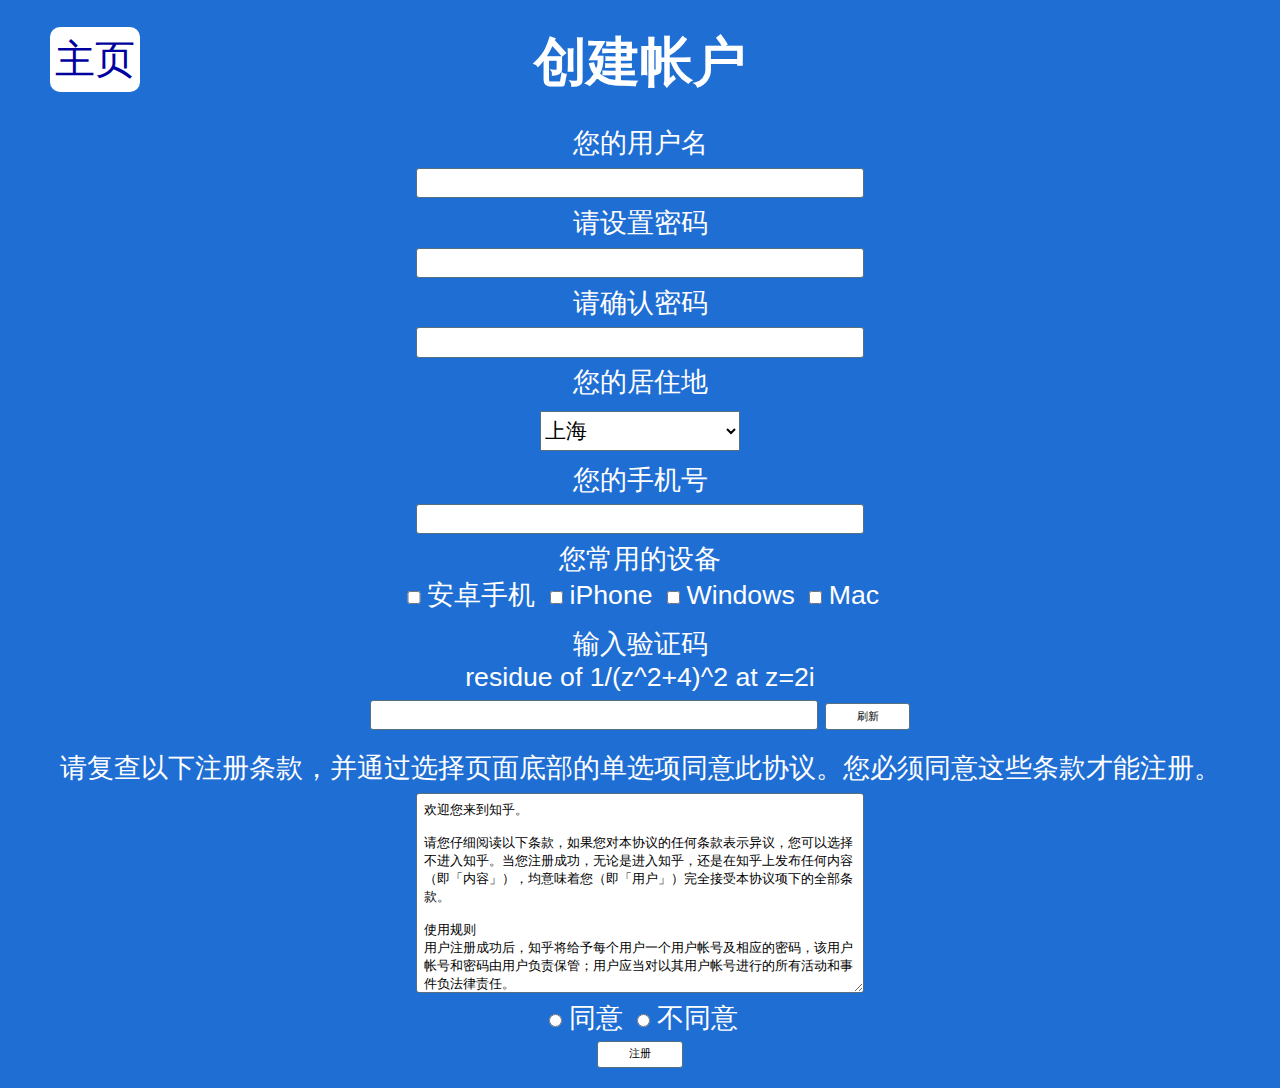
<file: lab3/register.html>
<html>
<head>
    <meta charset="utf8">
    <title>Register</title>
    <link href="css/reset.css" rel="stylesheet" type="text/css">
    <link href="css/register.css" rel="stylesheet" type="text/css">
</head>
<body>
<header>
    <nav><a href="./index.html">主页</a></nav>
</header>
<h1>创建帐户</h1>
<section>
<form action="#" method="POST">
    <!--
    <p>
        您当前的电子邮件地址<br>
        <input type="email" name="email" pattern="^([^\x00-\x20\x22\x28\x29\x2c\x2e\x3a-\x3c\x3e\x40\x5b-\x5d\x7f-\xff]+|\x22([^\x0d\x22\x5c\x80-\xff]|\x5c[\x00-\x7f])*\x22)(\x2e([^\x00-\x20\x22\x28\x29\x2c\x2e\x3a-\x3c\x3e\x40\x5b-\x5d\x7f-\xff]+|\x22([^\x0d\x22\x5c\x80-\xff]|\x5c[\x00-\x7f])*\x22))*\x40([^\x00-\x20\x22\x28\x29\x2c\x2e\x3a-\x3c\x3e\x40\x5b-\x5d\x7f-\xff]+|\x5b([^\x0d\x5b-\x5d\x80-\xff]|\x5c[\x00-\x7f])*\x5d)(\x2e([^\x00-\x20\x22\x28\x29\x2c\x2e\x3a-\x3c\x3e\x40\x5b-\x5d\x7f-\xff]+|\x5b([^\x0d\x5b-\x5d\x80-\xff]|\x5c[\x00-\x7f])*\x5d))*(\.\w{2,})+$" required>
    </p>
    -->
    <p>
        您的用户名<br>
        <input type="text" name="id" pattern="^[a-zA-Z0-9_]+$" required>
    </p>

    <p>
        请设置密码<br>
        <input type="password" name="password" pattern="^([0-9a-zA-Z]){9,32}" required>   <!--设置8-32位-->
    </p>
    <p>
        请确认密码<br>
        <input type="password" name="repassword" pattern="^([0-9a-zA-Z]){9,32}" required>
    </p>
    <p>
        您的居住地<br>
        <select name="area" required>
            <option value="beijing">北京</option>
            <option value="shanghai" selected>上海</option>
            <option value="tianjin">天津</option>
            <option value="chongqing">重庆</option>
            <option value="jiangsu">江苏</option>
            <option value="zhejiang">浙江</option>
            <option value="others">其他地方</option>
        </select>
    </p>
    <p>
        您的手机号<br>
        <input type="tel" name="tel#" pattern="^1\d{10}$" required>
    </p>
    <p>
        您常用的设备<br>
        <input type="checkbox" name="android" value="android">安卓手机
        <input type="checkbox" name="iphone" value="iphone">iPhone
        <input type="checkbox" name="windows" value="windows">Windows
        <input type="checkbox" name="mac" value="mac">Mac
    </p>

    <p>
    <div>
        输入验证码<br>
        residue of 1/(z^2+4)^2 at z=2i</div>
        <input type="text" name="captcha" required>
        <input type="button" value="刷新">
    </p>
    <p>
        <div>
        请复查以下注册条款，并通过选择页面底部的单选项同意此协议。您必须同意这些条款才能注册。
</div>
    </p>
    <textarea disabled="true">
欢迎您来到知乎。

请您仔细阅读以下条款，如果您对本协议的任何条款表示异议，您可以选择不进入知乎。当您注册成功，无论是进入知乎，还是在知乎上发布任何内容（即「内容」），均意味着您（即「用户」）完全接受本协议项下的全部条款。

使用规则
用户注册成功后，知乎将给予每个用户一个用户帐号及相应的密码，该用户帐号和密码由用户负责保管；用户应当对以其用户帐号进行的所有活动和事件负法律责任。
用户须对在知乎的注册信息的真实性、合法性、有效性承担全部责任，用户不得冒充他人；不得利用他人的名义发布任何信息；不得恶意使用注册帐号导致其他用户误认；否则知乎有权立即停止提供服务，收回其帐号并由用户独自承担由此而产生的一切法律责任。
用户直接或通过各类方式（如 RSS 源和站外 API 引用等）间接使用知乎服务和数据的行为，都将被视作已无条件接受本协议全部内容；若用户对本协议的任何条款存在异议，请停止使用知乎所提供的全部服务。
知乎是一个信息分享、传播及获取的平台，用户通过知乎发表的信息为公开的信息，其他第三方均可以通过知乎获取用户发表的信息，用户对任何信息的发表即认可该信息为公开的信息，并单独对此行为承担法律责任；任何用户不愿被其他第三人获知的信息都不应该在知乎上进行发表。
用户承诺不得以任何方式利用知乎直接或间接从事违反中国法律以及社会公德的行为，知乎有权对违反上述承诺的内容予以删除。
用户不得利用知乎服务制作、上载、复制、发布、传播或者转载如下内容：

反对宪法所确定的基本原则的；
危害国家安全，泄露国家秘密，颠覆国家政权，破坏国家统一的；
损害国家荣誉和利益的；
煽动民族仇恨、民族歧视，破坏民族团结的；
侮辱、滥用英烈形象，否定英烈事迹，美化粉饰侵略战争行为的；
破坏国家宗教政策，宣扬邪教和封建迷信的；
散布谣言，扰乱社会秩序，破坏社会稳定的；
散布淫秽、色情、赌博、暴力、凶杀、恐怖或者教唆犯罪的；
侮辱或者诽谤他人，侵害他人合法权益的；
含有法律、行政法规禁止的其他内容的信息。
所有用户同意遵守知乎社区管理规定（试行）和知乎视频服务协议（试行）。
机构用户同意遵守知乎机构号服务协议，以及知乎机构号使用规范（试行）。
知乎有权对用户使用知乎的情况进行审查和监督，如用户在使用知乎时违反任何上述规定，知乎或其授权的人有权要求用户改正或直接采取一切必要的措施（包括但不限于更改或删除用户张贴的内容、暂停或终止用户使用知乎的权利）以减轻用户不当行为造成的影响。

    </textarea>
<br>
<input type="radio" value="agree" name="agree" required>同意
<input type="radio" value="disagree" name="agree" >不同意   <!--name一样+required即可两个必选一个-->
<p>
<input type="submit" value="注册" name="register">
</p>
</form>
</section>
</body>
</html>
</file>
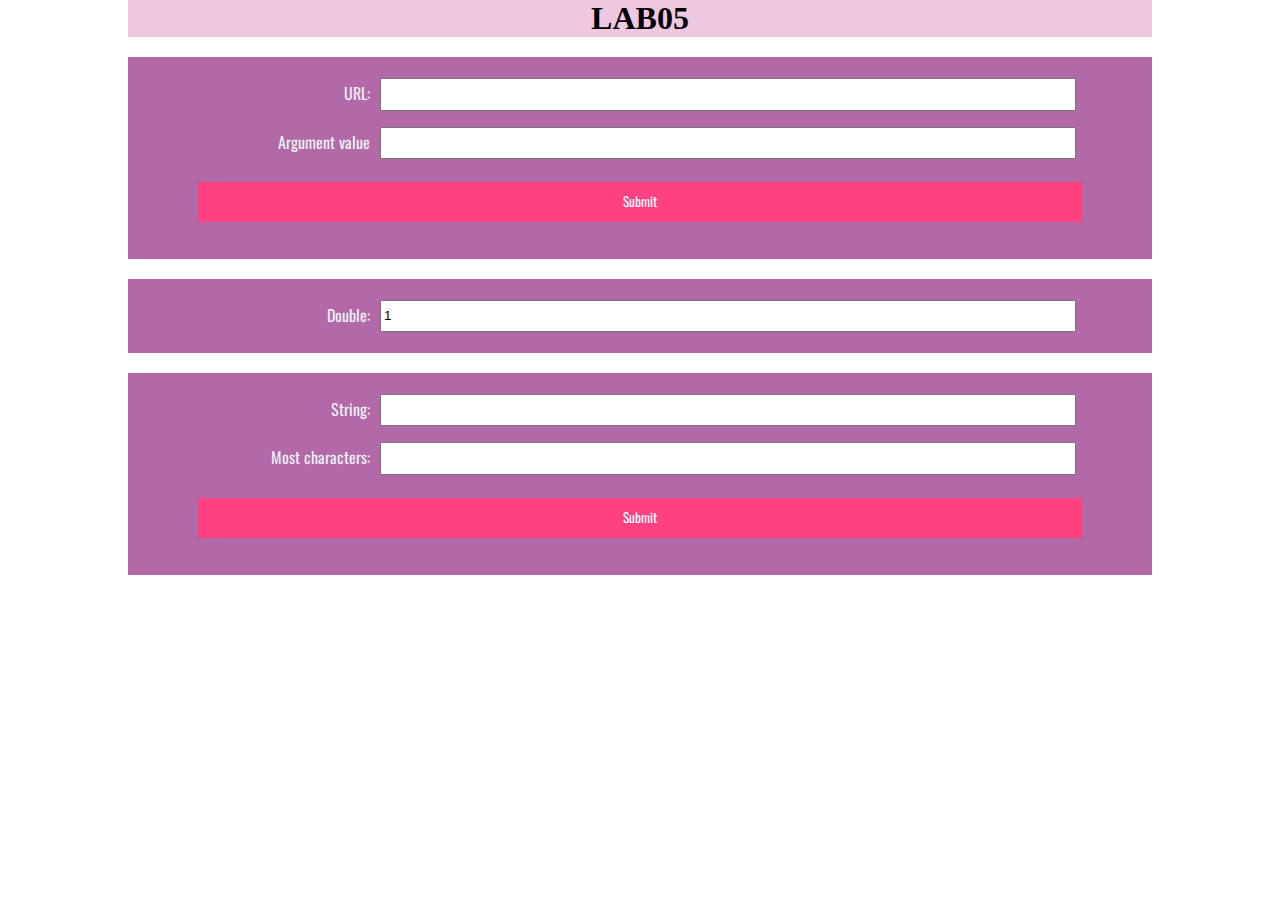
<file: lab5/lab05.html>
<!DOCTYPE html>
<html>
    <head>
        <meta charset="utf-8">
        <meta name="viewport" content="initial-scale=1.0,maximum-scale=1.0,width=device-width">
        <title>Lab05</title>
        <link href="lab05.css" rel="stylesheet">
    </head>
    <body>
        <!--header-->
        <div class="header" >
            <div id="nav">
                <h1>LAB05</h1>
            </div>
        </div>
        <!--form-->
        <form>
            <div class="item">
                <div>
                    <label for="url">URL:</label>
                    <input type="text" id="url"/>
                </div>
                <div>
                    <label for="url-result">Argument value</label>
                    <input type="text" id="url-result"/>
                </div>
                <div>
                    <button type="button" id="url_submit">Submit</button>
                </div>
            </div>
            <div class="item">
                <label for="mul">Double:</label>
                <input type="text" id="mul"/>
            </div>
            <div class="item">
                <div>
                    <label for="most">String:</label>
                    <input type="text" id="most"/> <!--<input type="text" id="most" onkeydown="arrSameStr()"/>-->
                </div>
                <div>
                    <label for="most-result">Most characters:</label>
                    <input type="text" id="most-result"/>
                </div>
                <div>
                    <button type="button" id="most_submit">Submit</button>
                </div>
            </div>
        </form>
    </body>
</html>
<script src="lab05.js"></script>
</file>
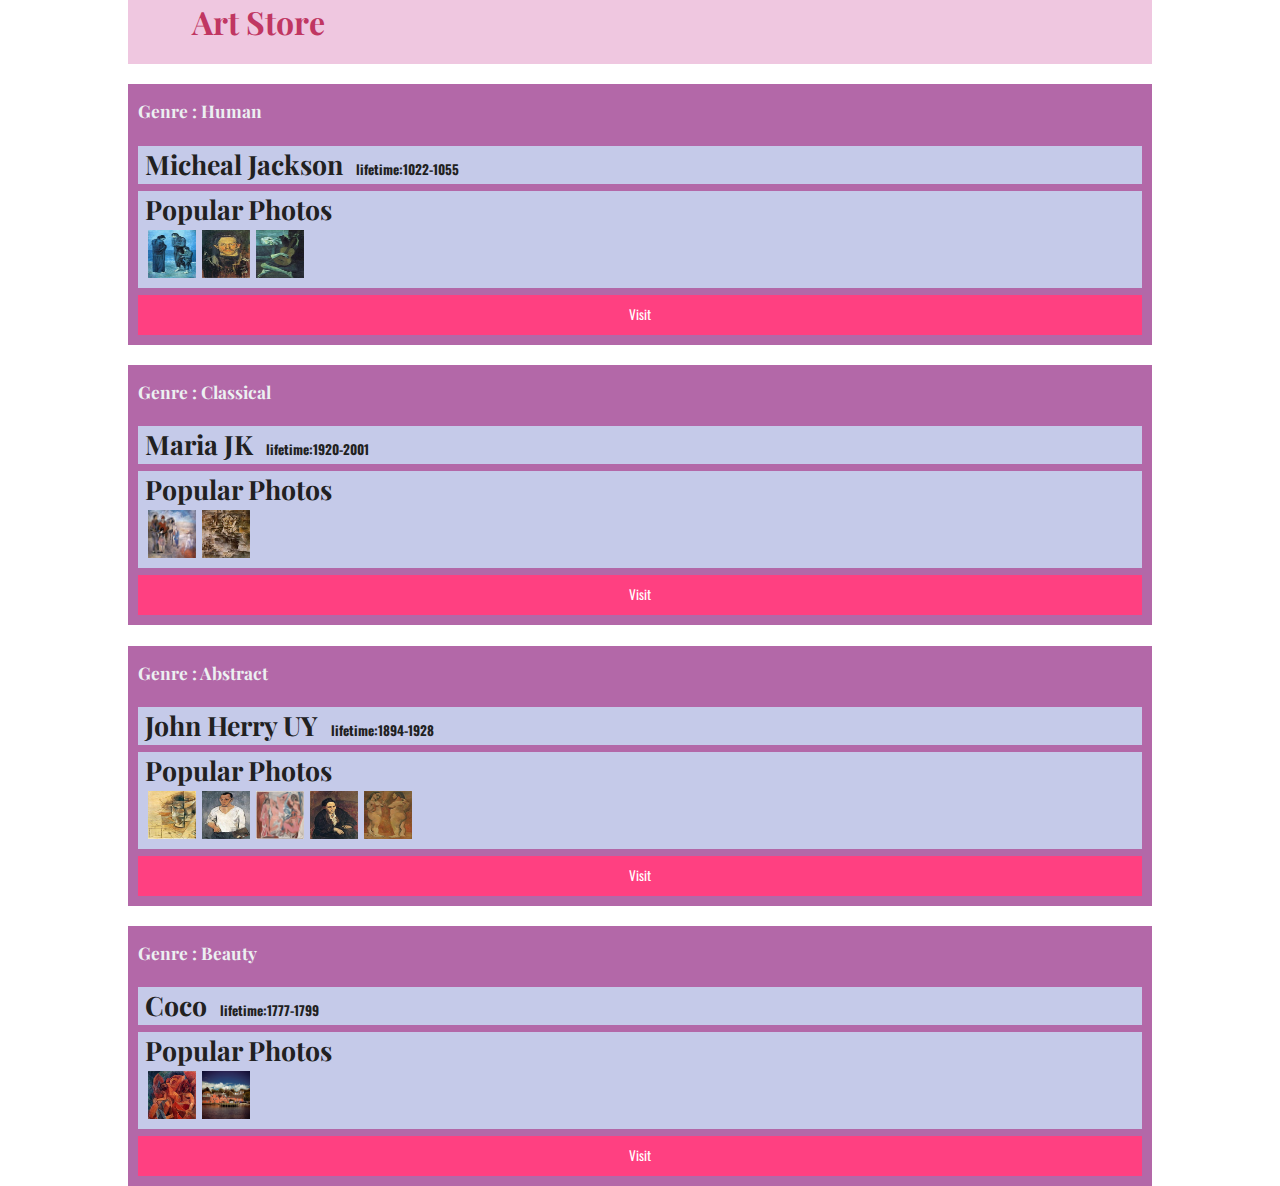
<file: lab7/lab07.html>
<!DOCTYPE html>
<html>
<head>
    <meta charset="utf-8">
    <meta name="viewport" content="initial-scale=1.0,maximum-scale=1.0,width=device-width">
    <title>Lab07</title>
    <link href="lab07.css" rel="stylesheet">
</head>
<body>
<!--header-->
<div class="header" >
    <div id="nav">
        <h1>Art Store</h1>
    </div>
</div>
<!--&lt;!&ndash;hot area&ndash;&gt;-->
<div class="flex-container justify">
<script src="./lab07.js"></script>
</div>
</body>
</html>
</file>
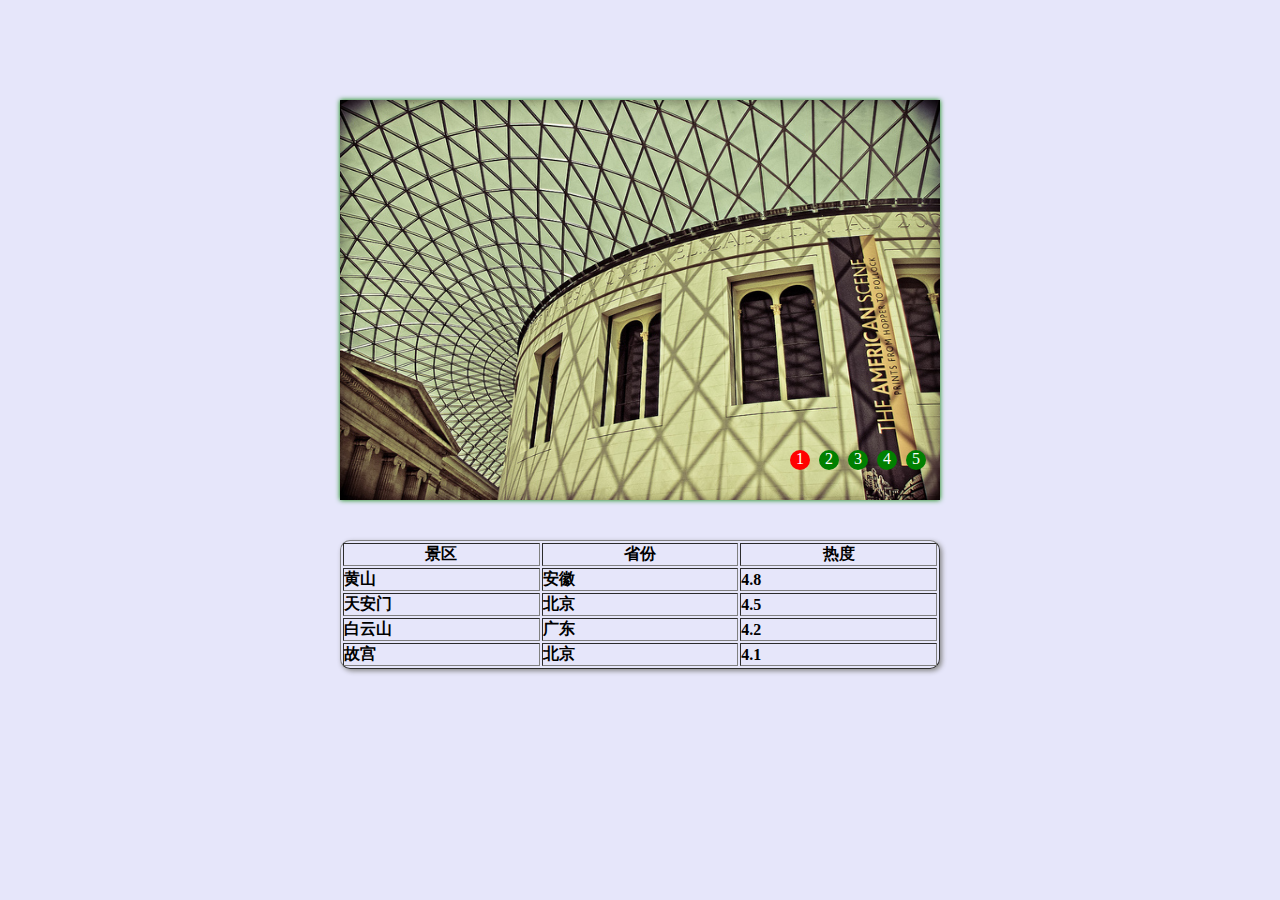
<file: lab8/Lab08.html>
<!DOCTYPE html>
<html>
<head>
    <meta charset="UTF-8">
    <title>Lab08</title>
    <link rel="stylesheet" href="Lab08.css">
</head>
<body>
<h3>热门景点排序及热度统计</h3>
<div id="bd">
    <div class="container">
        <div class="wrap" style="left: -600px;">
            <img src="5.jpg" alt="5">
            <img src="1.jpg" alt="1">
            <img src="2.jpg" alt="2">
            <img src="3.jpg" alt="3">
            <img src="4.jpg" alt="4">
            <img src="5.jpg" alt="5">
            <img src="1.jpg" alt="1">
        </div>
        <div class="buttons">
            <span class="on">1</span>
            <span>2</span>
            <span>3</span>
            <span>4</span>
            <span>5</span>
        </div>
        <a href="javascript:" class="arrow arrow_left">&lt;</a>
        <a href="javascript:" class="arrow arrow_right">&gt;</a>
    </div>
    <table border="1">
        <tr>
            <th>景区</th>
            <th>省份</th>
            <th>热度</th>
        </tr>
        <tr>
            <td>黄山</td>
            <td>安徽</td>
            <td>4.8</td>
        </tr>
        <tr>
            <td>天安门</td>
            <td>北京</td>
            <td>4.5</td>
        </tr>
        <tr>
            <td>白云山</td>
            <td>广东</td>
            <td>4.2</td>
        </tr>
        <tr>
            <td>故宫</td>
            <td>北京</td>
            <td>4.1</td>
        </tr>
    </table>
</div>
<script type="text/javascript" src="jquery-3.3.1.min.js"></script>
<script src="Lab08.js"></script>
</body>
</html>
</file>
<file: lab3/css/index.css>
body {
    font-family: Arial, Helvetica, sans-serif;
    margin: 0;
    color: #000000;
    font-size:20pt;
    background-color: #1F6ED4;
    width:1280px;
}

header {
    background-color: white;
    text-align: center;
    height: 70px;
    width:1280px;
    border-bottom:10px solid #0000A1 ;

}

header nav{

    height:70px;
    width:1280px;

}

img{
    float:left;
    width:100px;
    height:60px;
}

table th{
    float:left;
    margin-left:20px;
}
table th a{
   color:#1F6ED4;;
}

#nav1_2 h2 a{
    float:right;
    color:#1F6ED4;
    margin-top:-55px;
    margin-right:30px;
}

#nav1_2 h2 a:hover{
    color:#0099CC;
}

#main{
    display:inline-block;
}

#sidebar{
    display:inline-block;
    float:left;
    border:5px solid white;
    background-color:#cfe0f9 ;
    border-radius: 10px;
    margin-top:60px;
    margin-left:10px;
    padding-top:10px;
    width:200px;
    height: 200px;
    text-align:center;
    font-size:26pt;
}

section{
    display:inline-block;
    margin-top:25px;
    width:950px;

}

article{
    background-color: #cfe0f9;
    border:5px solid white;
    margin-top:30px;
    margin-left:50px;
    margin-right:50px;
    border-radius: 10px;
    padding:20px;
    width:950px;

}
/*.overlength{

    overflow:hidden;
    word-break:keep-all;
    white-space:nowrap;
    text-overflow:ellipsis;
}*/
ol{
    width:950px;
}
ol li{
    width:950px;
    word-wrap:break-word;
}

article div{
    border:5px solid #1F6ED4;
    border-radius: 10px;
    background-color: #1F6ED4;
    width:200px;
    font-size:24pt;
    text-align:center;
    margin-top:20px;
    color:white;
}

article div:hover{
    color:pink;
}

.page{
    margin-top:30px;
    font-size:24pt;
    verticle-align:middle;
    text-align:center;
    color:white;
}

.page span{
    font-size:30pt;
    color:#39BAE8;
}

footer{
    margin-top:30px;
    text-align:center;
    background-color: #0000A1;
    border:5px solid #0000A1;
    width:1280px;
    height:100px;
    font-size:30pt;
    padding-top:20px;
}
footer a{
    color:white;
}
</file>
<file: lab4/index.css>
header {
    background-image: url(img/timg.jpg);
    color: white;
    text-align: center;
    margin: 0 auto;
    padding:0;
}

#title {
    display: inline-block;
    font-size: 64px;
    padding-top: 60px;
    width: 960px;
}



#titlebottom {
    display: inline-block;
    box-sizing: border-box;
    width: 960px;
    font-size: 24px;
    padding: 70px 70px 100px 70px;

}


footer{
    background-color: #333333;
}
.row{
    margin-top: 30px;
    margin-left: 110px;
}
.copyright{
    color: white;
    text-align: center;
}
footer a{
    color: white;
}
</file>
<file: lab3/css/register.css>
body {
    font-family: Arial, Helvetica, sans-serif;
    margin: 0;
    color: white;
    font-size:20pt;
    background-color: #1F6ED4;
    width:1280px;
    text-align: center;
}

header {
    color: white;
    float:left;
    text-align: center;
    height: 70px;
}

nav {
    float: left;
    margin-left:50px;
    width:80px;
    font-size:30pt;
    text-align: center;
    color:white;
    border:5px solid white;
    border-radius: 10px;
    background-color: white;
}
nav a{
    color:#0000A1;
}
h1 {
    margin: 0.5em 4.5em;
}

input, textarea {
    padding: 0.5em;
    margin: 0.5em 0;
    width: 35%;
    background-color: #ffffff;
    border: #56707f solid 1px;
    border-radius: 3px;
    color: #000000
}

select {
    background-color: #ffffff;
    border: #56707f solid 1px;
    color: #000000;
    width:200px;
    height:40px;
    font-size:16pt;
    margin: 0.5em 0;
}

input[type="checkbox"], input[type="radio"] {
    width: 2em;

}


input[type="button"],input[type="submit"]  {
    background-color: #ffffff;
    width: 8em;
    font-size:8pt;
}

input[type="button"],input[type="submit"],input[type="checkbox"], input[type="radio"], select:hover {
    cursor: pointer;

}

textarea {
    height: 15em;
    margin: 0.5em 0;
}

section div{
    margin-top: 0.5em ;
}

input[type="submit"]{
    margin-bottom: 20px;
}
</file>
<file: lab5/lab05.css>
@import url(https://fonts.googleapis.com/css?family=Playfair+Display);
@import url(https://fonts.googleapis.com/css?family=Oswald);
html, body, header, footer, hgroup, nav, main, article, section, figure, figcaption, h1, h2, h3, ul, li, body, div, p, img
{
    margin: 0;
    padding: 0;
    font-size: 100%;
    vertical-align: baseline;
    border: 0;
}
body{
    max-width: 80%;
    margin: 0 auto;
    vertical-align: center;
    background-color:white;
    height: 100%;
}


#nav{
    width: 100%;
    height: auto;
    text-align: center;
    font-size: xx-large;
    background-color: rgba(203,71,152, 0.3);
}

.item{
    background-color: RGB(179,104,168);
    color: #ECF0F1;
    margin:0 auto;
    padding:2%;
    width:auto;
    height:auto;
    font-family: 'Oswald', Arial, sans-serif;
    margin-top: 2%;
    text-align: center;
    vertical-align: center;
}
.item div{
    margin-bottom: 1em;
}

.item p {
    width:100%;
    font-size: 12pt;
}

label{
    cursor: pointer;
    display: inline-block;
    padding: 3px 6px;
    text-align: right;
    width: 10em;
    vertical-align: top;
}
input{
    width: 70%;
    height: 2em;
}

button {
    font-family: 'Oswald', Arial, sans-serif;
    background-color: #FF4081;
    color: white;
    padding: 0 7px 2px 7px;
    margin-top: 7px;
    width: 90%;
    height: 3em;
    border: none;
}
button:hover {
    background-color: #FF80AB;
    cursor: pointer;
}
button:active {
    background-color: #F8BBD0;
    cursor: pointer;
}
</file>
<file: lab7/lab07.css>
@import url(https://fonts.googleapis.com/css?family=Playfair+Display);
@import url(https://fonts.googleapis.com/css?family=Oswald);

html, body, header, footer, hgroup, nav, main, article, section, figure, figcaption, h1, h2, h3, ul, li, body, div, p, img
{
    margin: 0;
    padding: 0;
    font-size: 100%;
    vertical-align: baseline;
    border: 0;
}

body{
    width: 80%;
    margin: 0 auto;
    background-color:white;
}
#nav{
    height: 4em;
    background-color: rgba(203,71,152, 0.3);
}

.header h1{
    font-family: 'Playfair Display', serif;
    font-size: 2em;
    padding-left: 2em;
    color:RGB(192,54,98);
}


.justify {
    -webkit-justify-content: space-between;
    -ms-flex-pack: justify;
    justify-content: space-between;
}

.item{
    background-color: RGB(179,104,168);
    color: #ECF0F1;
    margin:0;
    padding:10px;
    width:auto;
    height:auto;
    font-family: 'Oswald', Arial, sans-serif;
    margin-top: 2%;
}


.item p {
    width:100%;
    font-size: 12pt;
}

.item h3 {
    font-family: 'Playfair Display', serif;
    font-size: 20pt;
}

.item h4 {
    font-family: 'Playfair Display', serif;
    font-size: 13pt;
    margin-top: 5px;
}

.inner-box {
    color: #212121;
    background-color: #C5CAE9;
    padding: 0 7px 2px 7px;
    margin-top: 7px;
}
.photo {
    width: 3em;
    height: 3em;
    margin: 3px;
}

.item div img:hover{
    border-color: lightblue;
}

button {
    font-family: 'Oswald', A7   rial, sans-serif;
    background-color: #FF4081;
    color: white;
    padding: 0 7px 2px 7px;
    margin-top: 7px;
    width: 100%;
    height: 3em;
    border: none;
}
button:hover {
    background-color: #FF80AB;
    cursor: pointer;
}
button:active {
    background-color: #F8BBD0;
    cursor: pointer;
}
</file>
<file: lab8/Lab08.css>
* {
    margin:0;
    padding:0;
}
a{
    text-decoration: none;
}
.container {
    position: relative;
    width: 600px;
    height: 400px;
    margin:100px auto 0 auto;
    box-shadow: 0 0 5px green;
    overflow: hidden;
}
.container .wrap {
    position: absolute;
    width: 4200px;
    height: 400px;
    z-index: 1;
}
.container .wrap img {
    float: left;
    width: 600px;
    height: 400px;
}
.container .buttons {
    position: absolute;
    right: 5px;
    bottom:40px;
    width: 150px;
    height: 10px;
    z-index: 2;
}
.container .buttons span {
    margin-left: 5px;
    display: inline-block;
    width: 20px;
    height: 20px;
    border-radius: 50%;
    background-color: green;
    text-align: center;
    color:white;
    cursor: pointer;
}
.container .buttons span.on{
    background-color: red;
}
.container .arrow {
    position: absolute;
    top: 35%;
    color: green;
    padding:0px 14px;
    border-radius: 50%;
    font-size: 50px;
    z-index: 2;
    display: none;
}
.container .arrow_left {
    left: 10px;
}
.container .arrow_right {
    right: 10px;
}
.container:hover .arrow {
    display: block;
}
.container .arrow:hover {
    background-color: rgba(0,0,0,0.2);
}
</file>
